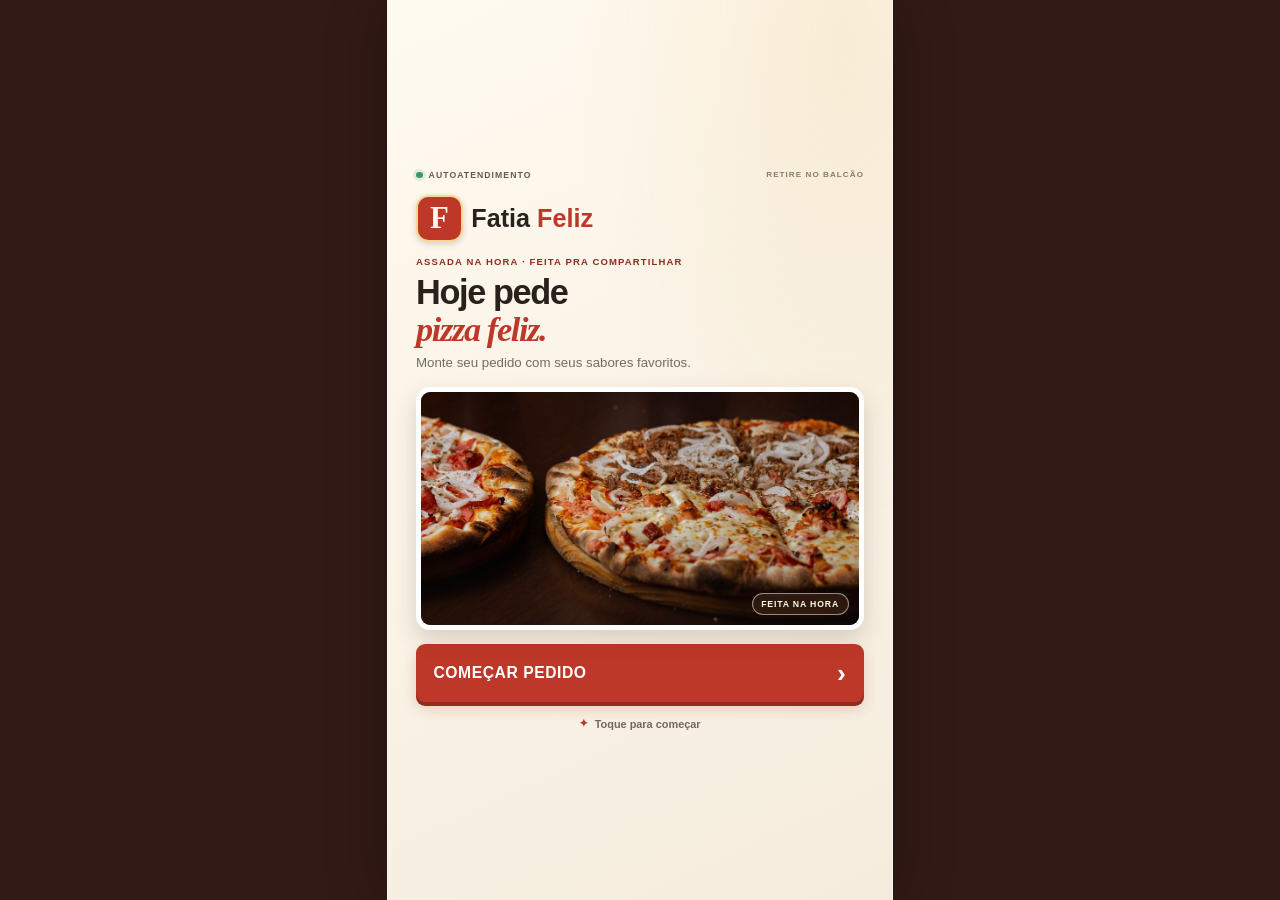
<file: index.html>
<!DOCTYPE html>
<html lang="pt-BR">
<head>
<meta charset="utf-8">
<meta name="viewport" content="width=device-width,initial-scale=1,viewport-fit=cover">
<meta name="theme-color" content="#321a16">
<title>Fatia Feliz | Autoatendimento</title>
<link rel="stylesheet" href="style.css">
</head>
<body>
<main id="totem">

  <section id="home" class="screen active">
    <div class="home-panel">
      <div class="home-topline"><span class="status-light"></span> AUTOATENDIMENTO <span>RETIRE NO BALCÃO</span></div>
      <div class="logo logo-home" data-logo></div>
      <div class="home-copy">
        <p class="eyebrow">ASSADA NA HORA · FEITA PRA COMPARTILHAR</p>
        <h1>Hoje pede<br><em>pizza feliz.</em></h1>
        <p>Monte seu pedido com seus sabores favoritos.</p>
      </div>
      <div class="home-photo">
        <img src="assets/pizza-calabresa.jpg" alt="Pizza de calabresa com queijo derretido, recém-saída do forno">
        <span class="photo-stamp">FEITA NA HORA</span>
      </div>
      <button class="btn btn-primary start-btn" data-a="start">COMEÇAR PEDIDO <span aria-hidden="true">›</span></button>
      <p class="home-note"><span class="touch-icon" aria-hidden="true">✦</span> Toque para começar</p>
    </div>
  </section>

  <section id="menu" class="screen">
    <header class="top">
      <div class="top-brand"><div class="logo" data-logo></div></div>
      <div class="top-title"><span class="eyebrow">CARDÁPIO</span><h2>O que vai pedir?</h2></div>
      <button class="cart-btn" data-a="go" data-v="cart" aria-label="Abrir carrinho, 0 itens">
        <svg viewBox="0 0 24 24" aria-hidden="true"><path d="M3 4h2l2.2 11.1a2 2 0 0 0 2 1.6h8.5a2 2 0 0 0 1.9-1.4L21 8H6"/><circle cx="10" cy="20" r="1"/><circle cx="18" cy="20" r="1"/></svg>
        <span>Meu pedido</span><b id="badge" aria-live="polite">0</b>
      </button>
    </header>
    <nav id="cats" class="cats" aria-label="Categorias do cardápio"></nav>
    <div id="products" class="scroll" aria-live="polite"></div>
    <footer id="menu-bar" class="bar hide"></footer>
  </section>

  <section id="custom" class="screen">
    <header class="top">
      <button class="back" data-a="go" data-v="menu"><span aria-hidden="true">‹</span> Voltar</button>
      <div class="top-title"><h2>Sua pizza</h2></div>
      <button class="cart-btn compact-cart" data-a="go" data-v="cart" aria-label="Abrir pedido">
        <svg viewBox="0 0 24 24" aria-hidden="true"><path d="M3 4h2l2.2 11.1a2 2 0 0 0 2 1.6h8.5a2 2 0 0 0 1.9-1.4L21 8H6"/><circle cx="10" cy="20" r="1"/><circle cx="18" cy="20" r="1"/></svg>
        <b data-cart-count aria-live="polite">0</b>
      </button>
    </header>
    <div class="preview">
      <div id="preview-pizza" aria-label="Prévia da pizza"></div>
      <div class="preview-caption"><b id="preview-size">Pizza média</b></div>
    </div>
    <div class="scroll" id="custom-scroll">
      <div id="opts"></div>
    </div>
    <footer class="bar">
      <div class="total"><small>Total da pizza</small><b id="custom-total">R$ 0,00</b></div>
      <button id="btn-review" class="btn btn-primary" data-a="review">REVISAR PIZZA</button>
    </footer>
  </section>

  <section id="cart" class="screen">
    <header class="top">
      <button class="back" data-a="go" data-v="menu"><span aria-hidden="true">‹</span> Cardápio</button>
      <div class="top-title"><span class="eyebrow">REVISÃO DO PEDIDO</span><h2>Seu pedido</h2></div>
      <span class="step-tag">RESUMO</span>
    </header>
    <div id="cart-list" class="scroll"></div>
    <footer id="cart-bar" class="bar"></footer>
  </section>

  <section id="checkout" class="screen">
    <header class="top">
      <button class="back" data-a="go" data-v="cart"><span aria-hidden="true">‹</span> Pedido</button>
      <div class="top-title"><span class="eyebrow">ETAPA 3 · FINALIZAÇÃO</span><h2>Pagamento</h2></div>
      <button class="cart-btn compact-cart" data-a="go" data-v="cart" aria-label="Voltar ao pedido">
        <svg viewBox="0 0 24 24" aria-hidden="true"><path d="M3 4h2l2.2 11.1a2 2 0 0 0 2 1.6h8.5a2 2 0 0 0 1.9-1.4L21 8H6"/><circle cx="10" cy="20" r="1"/><circle cx="18" cy="20" r="1"/></svg>
        <b data-cart-count aria-live="polite">0</b>
      </button>
    </header>
    <div class="scroll">
      <h3>1. Confira seu pedido</h3>
      <div id="summary" class="box"></div>
      <h3>2. Escolha como pagar</h3>
      <div id="pay-tabs" class="pay-tabs"></div>
      <div id="pay-panel" class="box pay-panel"></div>
    </div>
    <footer class="bar">
      <div class="total"><small>Total</small><b id="co-total"></b></div>
      <button id="btn-confirm" class="btn btn-primary" data-a="confirm">CONFIRMAR PEDIDO</button>
    </footer>
  </section>

  <section id="success" class="screen">
    <div class="ok-wrap">
      <svg class="check" viewBox="0 0 100 100"><circle cx="50" cy="50" r="44"/><path d="M28 52 L44 68 L73 34"/></svg>
      <p class="eyebrow">PEDIDO RECEBIDO</p>
      <h1>Está tudo certo.</h1>
      <p>Seu pedido já está sendo preparado.</p>
      <div class="ticket">
        <span>Pedido</span><b id="ok-num"></b>
        <span>Total</span><b id="ok-total"></b>
        <span>Pagamento</span><b id="ok-pay"></b>
      </div>
      <p id="ok-items" class="ticket-items"></p>
      <p class="muted">Aguarde seu número ser chamado no balcão.</p>
      <button class="btn btn-primary" data-a="newOrder">INICIAR NOVO PEDIDO</button>
    </div>
  </section>

  <div id="modal" class="modal"><div class="sheet" id="sheet"></div></div>
  <div id="toast" class="toast"></div>
</main>
<script src="script.js"></script>
</body>
</html>
</file>
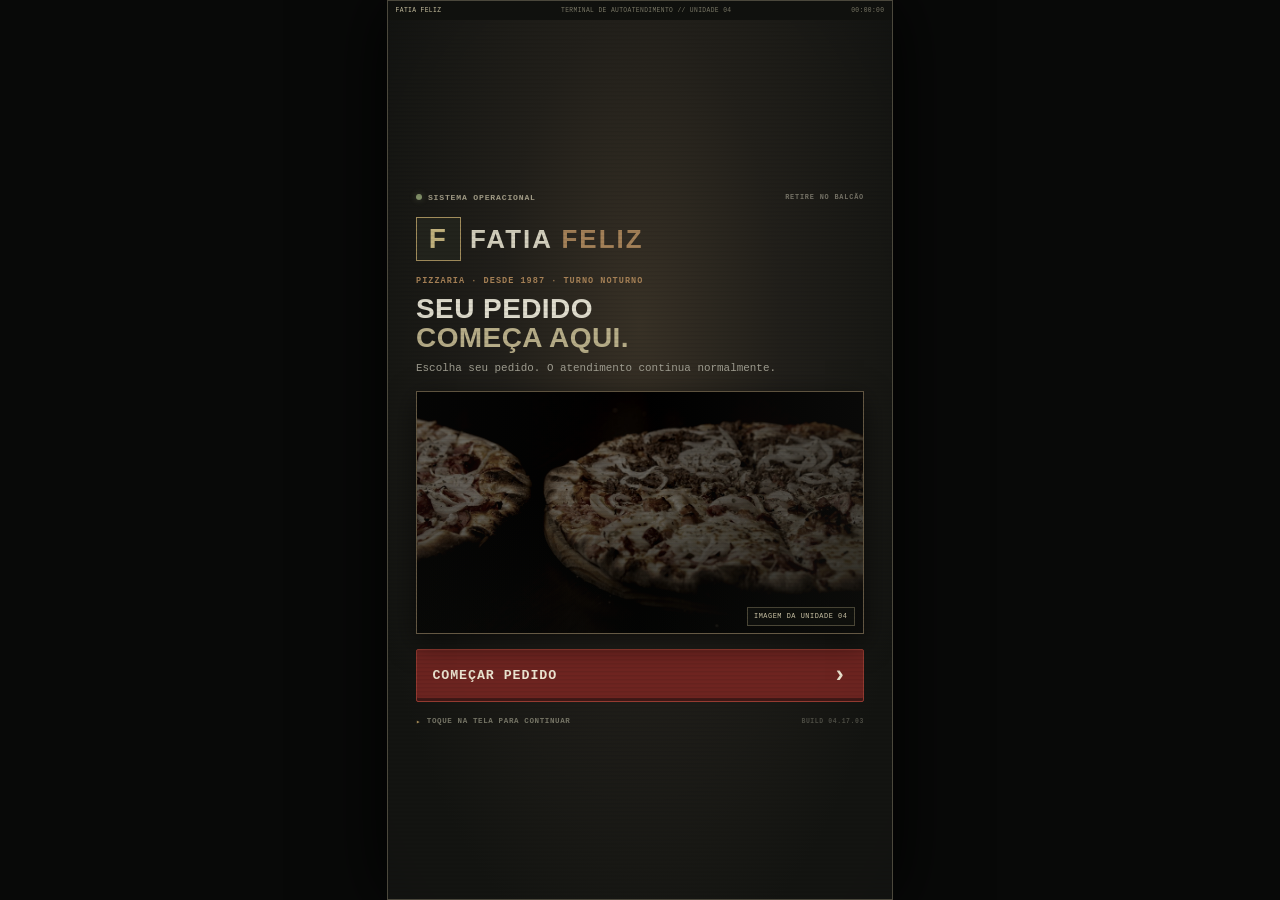
<file: horror.html>
<!doctype html>
<html lang="pt-BR">
<head>
  <meta charset="utf-8">
  <meta name="viewport" content="width=device-width, initial-scale=1, viewport-fit=cover">
  <meta name="theme-color" content="#11110f">
  <meta name="description" content="Terminal de autoatendimento Fatia Feliz.">
  <title>FATIA FELIZ — TERMINAL 04</title>
  <link rel="stylesheet" href="horror.css">
</head>
<body>
<main id="totem">
  <div class="crt-glass" aria-hidden="true"></div>
  <div class="system-strip"><span>FATIA FELIZ</span><span>TERMINAL DE AUTOATENDIMENTO // UNIDADE 04</span><span class="sys-clock" id="sys-clock">00:00:00</span></div>

  <section id="home" class="screen active">
    <div class="home-panel">
      <div class="home-topline"><span class="status-light"></span> SISTEMA OPERACIONAL <span>RETIRE NO BALCÃO</span></div>
      <div class="logo logo-home" data-logo></div>
      <div class="home-copy">
        <p class="eyebrow">PIZZARIA · DESDE 1987 · TURNO NOTURNO</p>
        <h1>SEU PEDIDO<br><em>COMEÇA AQUI.</em></h1>
        <p>Escolha seu pedido. O atendimento continua normalmente.</p>
      </div>
      <div class="home-photo">
        <img src="assets/pizza-calabresa.jpg" alt="Pizza de calabresa">
        <span class="photo-stamp">IMAGEM DA UNIDADE 04</span>
      </div>
      <button class="btn btn-primary start-btn" data-a="start">COMEÇAR PEDIDO <span aria-hidden="true">›</span></button>
      <p class="home-note"><span class="touch-icon" aria-hidden="true">▸</span> TOQUE NA TELA PARA CONTINUAR <span class="build-no">BUILD 04.17.03</span></p>
    </div>
  </section>

  <section id="menu" class="screen">
    <header class="top">
      <div class="top-brand"><div class="logo" data-logo></div><span class="station-label"><i></i> TERMINAL ONLINE</span></div>
      <div class="top-title"><span class="eyebrow">CARDÁPIO / UNIDADE 04</span><h2>Escolha seu pedido.</h2></div>
      <button class="cart-btn" data-a="go" data-v="cart" aria-label="Abrir carrinho, 0 itens">
        <svg viewBox="0 0 24 24" aria-hidden="true"><path d="M3 4h2l2.2 11.1a2 2 0 0 0 2 1.6h8.5a2 2 0 0 0 1.9-1.4L21 8H6"/><circle cx="10" cy="20" r="1"/><circle cx="18" cy="20" r="1"/></svg>
        <span>Pedido</span><b id="badge" aria-live="polite">0</b>
      </button>
    </header>
    <nav id="cats" class="cats" aria-label="Categorias do cardápio"></nav>
    <div id="products" class="scroll" aria-live="polite"></div>
    <footer id="menu-bar" class="bar hide"></footer>
  </section>

  <section id="custom" class="screen">
    <header class="top">
      <button class="back" data-a="go" data-v="menu"><span aria-hidden="true">‹</span> Voltar</button>
      <div class="top-title"><span class="eyebrow">CONFIGURAÇÃO MANUAL</span><h2>Sua pizza</h2></div>
      <button class="cart-btn compact-cart" data-a="go" data-v="cart" aria-label="Abrir pedido">
        <svg viewBox="0 0 24 24" aria-hidden="true"><path d="M3 4h2l2.2 11.1a2 2 0 0 0 2 1.6h8.5a2 2 0 0 0 1.9-1.4L21 8H6"/><circle cx="10" cy="20" r="1"/><circle cx="18" cy="20" r="1"/></svg><b data-cart-count aria-live="polite">0</b>
      </button>
    </header>
    <div class="preview"><div id="preview-pizza" aria-label="Prévia da pizza"></div><div class="preview-caption"><b id="preview-size">Pizza média</b><span><i></i> RENDER AO VIVO</span></div></div>
    <div class="scroll" id="custom-scroll"><div id="opts"></div></div>
    <footer class="bar"><div class="total"><small>Total da pizza</small><b id="custom-total">R$ 0,00</b></div><button id="btn-review" class="btn btn-primary" data-a="review">REVISAR PIZZA</button></footer>
  </section>

  <section id="cart" class="screen">
    <header class="top">
      <button class="back" data-a="go" data-v="menu"><span aria-hidden="true">‹</span> Cardápio</button>
      <div class="top-title"><span class="eyebrow">REGISTRO DE PEDIDO</span><h2>Seu pedido</h2></div><span class="step-tag">01 / 03</span>
    </header>
    <div id="cart-list" class="scroll"></div><footer id="cart-bar" class="bar"></footer>
  </section>

  <section id="checkout" class="screen">
    <header class="top">
      <button class="back" data-a="go" data-v="cart"><span aria-hidden="true">‹</span> Pedido</button>
      <div class="top-title"><span class="eyebrow">ETAPA 03 / 03</span><h2>Pagamento</h2></div>
      <button class="cart-btn compact-cart" data-a="go" data-v="cart" aria-label="Voltar ao pedido"><svg viewBox="0 0 24 24" aria-hidden="true"><path d="M3 4h2l2.2 11.1a2 2 0 0 0 2 1.6h8.5a2 2 0 0 0 1.9-1.4L21 8H6"/><circle cx="10" cy="20" r="1"/><circle cx="18" cy="20" r="1"/></svg><b data-cart-count aria-live="polite">0</b></button>
    </header>
    <div class="scroll"><h3>1. Confira seu pedido</h3><div id="summary" class="box"></div><h3>2. Escolha como pagar</h3><div id="pay-tabs" class="pay-tabs"></div><div id="pay-panel" class="box pay-panel"></div></div>
    <footer class="bar"><div class="total"><small>Total</small><b id="co-total"></b></div><button id="btn-confirm" class="btn btn-primary" data-a="confirm">CONFIRMAR PEDIDO</button></footer>
  </section>

  <section id="success" class="screen">
    <div class="ok-wrap"><svg class="check" viewBox="0 0 100 100"><circle cx="50" cy="50" r="44"/><path d="M28 52 L44 68 L73 34"/></svg><p class="eyebrow">PEDIDO RECEBIDO</p><h1>Obrigado pela preferência.</h1><p>Seu pedido já está sendo preparado.</p><div class="ticket"><span>Pedido</span><b id="ok-num"></b><span>Total</span><b id="ok-total"></b><span>Pagamento</span><b id="ok-pay"></b></div><p class="muted">Aguarde seu número ser chamado no balcão.</p><button class="btn btn-primary" data-a="newOrder">INICIAR NOVO PEDIDO</button></div>
  </section>

  <button id="camera-open" class="camera-open" type="button" aria-expanded="false">CAMERA SYSTEM <span>+</span></button>
  <aside id="camera-panel" class="camera-panel" aria-label="Sistema de câmeras" aria-hidden="true">
    <div class="camera-head"><div><span class="eyebrow">UNIDADE 04 / SEGURANÇA</span><h2>CAMERA SYSTEM</h2></div><button id="camera-close" type="button" aria-label="Fechar câmeras">×</button></div>
    <div class="camera-tabs" role="tablist" aria-label="Selecionar câmera">
      <button class="camera-tab selected" type="button" data-camera="0" role="tab" aria-selected="true">CAM 01</button>
      <button class="camera-tab" type="button" data-camera="1" role="tab" aria-selected="false">CAM 02</button>
      <button class="camera-tab" type="button" data-camera="2" role="tab" aria-selected="false">CAM 03</button>
      <button class="camera-tab" type="button" data-camera="3" role="tab" aria-selected="false">CAM 04</button>
    </div>
    <div class="camera-feed feed-0" id="camera-feed" role="img" aria-label="Câmera de segurança: salão vazio">
      <span class="feed-label" id="feed-label">CAM 01 — SALÃO</span><span class="feed-time" id="feed-time">REC ● 00:14:08</span><span class="feed-grid"></span><span class="room-light"></span><span class="room-table table-one"></span><span class="room-table table-two"></span><span class="room-door"></span><span class="far-shape" aria-hidden="true"></span><span class="feed-status" id="feed-status">SIGNAL: STABLE</span>
    </div>
    <p class="camera-foot" id="camera-foot">CONEXÃO ESTABELECIDA <span>●</span></p>
  </aside>

  <div id="anomaly-message" class="anomaly-message" aria-live="polite"></div>
  <div id="modal" class="modal"><div class="sheet" id="sheet"></div></div>
  <div id="toast" class="toast"></div>
</main>
<script src="horror.js"></script>
</body>
</html>
</file>
<file: style.css>
:root {
  color-scheme: light;
  --ink: #29211c;
  --muted: #756b63;
  --paper: #f7f3eb;
  --surface: #fffdfa;
  --line: #e7ded2;
  --red: #bd3829;
  --red-dark: #922b20;
  --green: #277451;
  --green-dark: #1d5a3d;
  --gold: #e1ad4b;
  --focus: #155fc0;
  --shadow: 0 3px 12px rgb(52 31 18 / 9%);
}

* {
  box-sizing: border-box;
  margin: 0;
  -webkit-tap-highlight-color: transparent;
}

html {
  min-height: 100%;
  font-size: clamp(14px, min(1.8vw, 1.15vh), 18px);
}

body {
  display: grid;
  min-height: 100vh;
  min-height: 100dvh;
  overflow: hidden;
  place-items: center;
  background: #321a16;
  color: var(--ink);
  font-family: "Segoe UI", Arial, Helvetica, sans-serif;
}

button,
input {
  font: inherit;
}

button {
  color: inherit;
  border: 0;
  cursor: pointer;
  touch-action: manipulation;
}

button:focus-visible,
input:focus-visible {
  outline: .22rem solid var(--focus);
  outline-offset: .15rem;
}

#totem {
  position: relative;
  isolation: isolate;
  overflow: hidden;
  width: min(100vw, 56.25dvh, 620px);
  height: min(100dvh, 177.78vw, 1102px);
  margin: 0 auto;
  border-inline: 1px solid rgb(255 255 255 / 12%);
  background: var(--paper);
  box-shadow: 0 0 55px rgb(0 0 0 / 25%);
  font-size: 1rem;
}

.screen {
  position: absolute;
  inset: 0;
  display: none;
  flex-direction: column;
  background: var(--paper);
}

.screen.active {
  display: flex;
  animation: screen-in .18s ease-out;
}

@keyframes screen-in {
  from { opacity: .7; transform: translateY(4px); }
  to { opacity: 1; transform: translateY(0); }
}

.scroll {
  flex: 1;
  min-height: 0;
  overflow-y: auto;
  overscroll-behavior: contain;
  padding: 1rem 1.15rem 1.3rem;
  scrollbar-color: #cbbba9 transparent;
  scrollbar-width: thin;
}

h1,
h2,
h3,
h4,
p {
  margin: 0;
  overflow-wrap: anywhere;
}

h1 {
  font-size: 2.45rem;
  line-height: 1.06;
  letter-spacing: -.04em;
}

h2 {
  font-size: 1.4rem;
  line-height: 1.12;
  letter-spacing: -.025em;
}

h3 {
  margin: 1.25rem 0 .65rem;
  font-size: 1.15rem;
  line-height: 1.2;
}

.eyebrow {
  color: #806b5b;
  font-size: .68rem;
  font-weight: 850;
  letter-spacing: .12em;
}

.muted {
  color: var(--muted);
}

/* Botões e identidade */
.btn {
  display: inline-flex;
  min-height: 3.35rem;
  align-items: center;
  justify-content: center;
  gap: .6rem;
  border-radius: .65rem;
  padding: .8rem 1rem;
  font-size: .95rem;
  font-weight: 850;
  letter-spacing: .035em;
  transition: background-color .12s, transform .08s, box-shadow .12s;
}

.btn:active {
  transform: translateY(2px) scale(.99);
}

.btn-primary {
  background: var(--red);
  color: #fff;
  box-shadow: 0 4px 0 var(--red-dark), 0 7px 14px rgb(146 43 32 / 18%);
}

.btn-primary:hover {
  background: var(--red-dark);
}

.btn[disabled] {
  background: #d3ccc2;
  color: #696159;
  box-shadow: none;
  cursor: not-allowed;
}

.btn-ghost {
  border: 1px solid var(--line);
  background: #f4eee5;
  color: var(--ink);
}

.logo {
  display: inline-flex;
  flex: none;
  align-items: center;
  gap: .45rem;
  color: var(--ink);
  font-size: 1.12rem;
  font-weight: 900;
  line-height: 1;
  white-space: nowrap;
}

.brand-mark {
  display: grid;
  width: 2.45rem;
  height: 2.45rem;
  place-items: center;
  border: 2px solid #f4d893;
  border-radius: .7rem;
  background: var(--red);
  color: #fff9e9;
  font-family: Georgia, serif;
  font-size: 1.55rem;
  font-weight: 700;
  box-shadow: 0 2px 6px rgb(66 27 16 / 18%);
}

.brand-name strong {
  color: var(--red);
}

/* Entrada do totem */
#home {
  justify-content: center;
  overflow-y: auto;
  padding: 1.2rem 1.55rem;
  background:
    radial-gradient(ellipse at 90% 4%, rgb(226 175 85 / 15%), transparent 42%),
    linear-gradient(155deg, #fffaf0 0%, #f5ecdd 100%);
}

.home-panel {
  display: flex;
  width: 100%;
  max-width: 32rem;
  flex-direction: column;
  align-items: stretch;
  gap: 1.05rem;
  margin: auto;
}

.home-topline {
  display: flex;
  align-items: center;
  gap: .42rem;
  color: #6a594b;
  font-size: .62rem;
  font-weight: 850;
  letter-spacing: .12em;
}

.home-topline > span:last-child {
  margin-left: auto;
  color: #887a6b;
  font-size: .58rem;
}

.status-light,
.station-label i,
.preview-caption i {
  display: inline-block;
  width: .48rem;
  height: .48rem;
  border-radius: 50%;
  background: #3a9867;
  box-shadow: 0 0 0 3px rgb(58 152 103 / 13%);
}

.logo-home {
  gap: .6rem;
  font-size: 1.8rem;
}

.logo-home .brand-mark {
  width: 3.35rem;
  height: 3.35rem;
  border-radius: .9rem;
  font-size: 2.2rem;
}

.home-copy {
  display: grid;
  gap: .5rem;
}

.home-copy .eyebrow {
  color: var(--red-dark);
}

.home-copy h1 em {
  color: var(--red);
  font-family: Georgia, serif;
  font-weight: 700;
}

.home-copy > p:last-child {
  color: var(--muted);
  font-size: .95rem;
  line-height: 1.35;
}

.home-photo {
  position: relative;
  width: 100%;
  height: clamp(10rem, 27vh, 20rem);
  overflow: hidden;
  border: 5px solid #fff;
  border-radius: 1rem;
  background: #d7c3a9;
  box-shadow: 0 9px 22px rgb(65 38 20 / 18%);
}

.home-photo::after {
  position: absolute;
  inset: 55% 0 0;
  background: linear-gradient(transparent, rgb(29 18 12 / 34%));
  content: "";
  pointer-events: none;
}

.home-photo img {
  width: 100%;
  height: 100%;
  object-fit: cover;
  object-position: center 54%;
}

.photo-stamp {
  position: absolute;
  z-index: 1;
  right: .75rem;
  bottom: .7rem;
  border: 1px solid rgb(255 255 255 / 50%);
  border-radius: 99px;
  padding: .35rem .6rem;
  background: rgb(55 32 19 / 73%);
  color: #fff8e9;
  font-size: .62rem;
  font-weight: 850;
  letter-spacing: .1em;
}

.start-btn {
  width: 100%;
  min-height: 4.15rem;
  justify-content: space-between;
  padding: .9rem 1.25rem;
  font-size: 1.12rem;
}

.start-btn span {
  font-size: 1.9rem;
  line-height: .8;
}

.home-note {
  display: flex;
  align-items: center;
  justify-content: center;
  gap: .45rem;
  color: #75675b;
  font-size: .78rem;
  font-weight: 700;
}

.touch-icon {
  color: var(--red);
}

/* Cabeçalho do cardápio e etapas */
.top {
  display: flex;
  min-height: 5.2rem;
  align-items: center;
  gap: .65rem;
  padding: .65rem .85rem;
  border-bottom: 1px solid var(--line);
  background: var(--surface);
  box-shadow: 0 2px 8px rgb(52 31 18 / 4%);
}

.top-brand {
  display: grid;
  flex: none;
  gap: .35rem;
}

.station-label {
  display: flex;
  align-items: center;
  gap: .3rem;
  padding-left: .1rem;
  color: #76695f;
  font-size: .48rem;
  font-weight: 850;
  letter-spacing: .11em;
}

.station-label i {
  width: .34rem;
  height: .34rem;
}

.top-title {
  flex: 1;
  min-width: 0;
  overflow: hidden;
}

.top-title .eyebrow {
  display: block;
  margin-bottom: .2rem;
  font-size: .59rem;
}

.top-title h2 {
  font-size: 1.27rem;
  overflow: hidden;
  text-overflow: ellipsis;
  white-space: nowrap;
}

.cart-btn {
  display: inline-flex;
  min-height: 3rem;
  flex: none;
  align-items: center;
  justify-content: center;
  gap: .35rem;
  border: 1px solid #e6d5c4;
  border-radius: .65rem;
  padding: .4rem .55rem;
  background: #fffaf4;
  color: var(--ink);
  font-size: .68rem;
  font-weight: 800;
}

.cart-btn svg {
  width: 1.25rem;
  height: 1.25rem;
  fill: none;
  stroke: currentColor;
  stroke-linecap: round;
  stroke-linejoin: round;
  stroke-width: 1.8;
}

.cart-btn b {
  display: grid;
  min-width: 1.4rem;
  height: 1.4rem;
  place-items: center;
  border-radius: 50%;
  background: var(--red);
  color: #fff;
  font-size: .74rem;
}

.compact-cart {
  width: 3rem;
  min-height: 2.8rem;
  padding: .35rem;
}

.cart-btn.bump,
.bar b.bump {
  animation: bump .35s ease-out;
}

@keyframes bump {
  45% { transform: scale(1.15); }
}

.back {
  display: inline-flex;
  min-height: 2.8rem;
  flex: none;
  align-items: center;
  gap: .15rem;
  border-radius: .5rem;
  padding: .35rem .3rem;
  background: transparent;
  color: var(--red-dark);
  font-size: .73rem;
  font-weight: 800;
}

.back span {
  font-size: 1.55rem;
}

.step-tag {
  flex: none;
  border: 1px solid var(--line);
  border-radius: 99px;
  padding: .4rem .55rem;
  background: #fffaf4;
  color: var(--muted);
  font-size: .58rem;
  font-weight: 850;
  letter-spacing: .06em;
}

.menu-prompt {
  display: flex;
  flex: none;
  align-items: center;
  justify-content: space-between;
  gap: .3rem;
  padding: .65rem 1rem .25rem;
}

.menu-prompt span {
  color: var(--red-dark);
  font-size: .59rem;
  font-weight: 900;
  letter-spacing: .1em;
}

.menu-prompt b {
  color: #82776e;
  font-size: .59rem;
  font-weight: 600;
}

.cats {
  display: grid;
  flex: none;
  grid-template-columns: repeat(5, minmax(0, 1fr));
  gap: .35rem;
  padding: .4rem .65rem .65rem;
  border-bottom: 1px solid var(--line);
  background: #f1e8dc;
}

.cats button {
  min-width: 0;
  overflow: hidden;
  min-height: 3.05rem;
  border: 1px solid #e3d6c6;
  border-radius: .55rem;
  padding: .35rem .15rem;
  background: #fffdf9;
  color: #54483f;
  font-size: clamp(.52rem, 2.5vw, .7rem);
  font-weight: 800;
  line-height: 1.1;
  overflow-wrap: anywhere;
  transition: background .12s, color .12s, border-color .12s, transform .08s;
}

.cats button.on {
  border-color: var(--red);
  background: var(--red);
  color: #fff;
  box-shadow: 0 2px 0 var(--red-dark);
}

.cats button:active {
  transform: scale(.97);
}

/* Cardápio e fotografias locais */
#products {
  padding: .75rem .75rem 1rem;
}

.grid {
  display: grid;
  grid-template-columns: repeat(2, minmax(0, 1fr));
  align-items: stretch;
  gap: .7rem;
}

.card {
  display: flex;
  min-width: 0;
  flex-direction: column;
  overflow: hidden;
  border: 1px solid #e7ded2;
  border-radius: .75rem;
  background: var(--surface);
  box-shadow: var(--shadow);
  animation: card-in .2s ease-out both;
}

.card:nth-child(2n) {
  animation-delay: .025s;
}

@keyframes card-in {
  from { opacity: .65; transform: translateY(5px); }
  to { opacity: 1; transform: translateY(0); }
}

.card .img {
  width: 100%;
  aspect-ratio: 1.6;
  overflow: hidden;
  background: #e9dfd1;
}

.card .img > img,
.card .img .pizza-photo-wrap,
.card .img .pizza-photo-wrap > img {
  display: block;
  width: 100%;
  height: 100%;
  object-fit: cover;
}

.card .pizza-photo-wrap {
  border: 0;
  border-radius: 0;
  box-shadow: none;
}

.card .photo-toppings {
  display: none;
}

.product-copy {
  display: grid;
  flex: 1;
  align-content: start;
  gap: .25rem;
  padding: .55rem .65rem .35rem;
}

.card h4 {
  overflow: hidden;
  font-size: .89rem;
  line-height: 1.13;
  text-overflow: ellipsis;
  white-space: nowrap;
}

.card p {
  display: -webkit-box;
  overflow: hidden;
  color: var(--muted);
  font-size: .68rem;
  line-height: 1.23;
  -webkit-box-orient: vertical;
  -webkit-line-clamp: 2;
}

.product-footer {
  display: flex;
  align-items: center;
  justify-content: space-between;
  gap: .25rem;
  padding: .2rem .55rem .55rem;
}

.price {
  color: var(--green-dark);
  font-size: .92rem;
  font-weight: 900;
  white-space: nowrap;
}

.btn-add {
  min-height: 3.15rem;
  border: 1px solid var(--red);
  border-radius: .5rem;
  padding: .45rem .52rem;
  background: #fff;
  color: var(--red-dark);
  font-size: .62rem;
  font-weight: 900;
  white-space: nowrap;
}

.btn-add:active,
.btn-add.done {
  border-color: var(--green);
  background: var(--green);
  color: #fff;
}

.build {
  display: flex;
  min-height: 5rem;
  grid-column: 1 / -1;
  align-items: center;
  gap: .75rem;
  overflow: hidden;
  border: 1px solid #e5c992;
  border-radius: .7rem;
  padding: 0 .75rem 0 0;
  background: linear-gradient(100deg, #fff8e7, #fffdf8);
  box-shadow: 0 2px 8px rgb(95 61 24 / 8%);
  text-align: left;
}

.build > img {
  width: 5.2rem;
  height: 5rem;
  flex: none;
  object-fit: cover;
}

.build > span {
  flex: 1;
  min-width: 0;
  overflow-wrap: anywhere;
  font-size: .88rem;
  font-weight: 900;
}

.build small {
  display: block;
  margin-top: .2rem;
  color: var(--muted);
  font-size: .67rem;
  font-weight: 500;
}

.build > b {
  color: var(--red);
  font-size: 1.7rem;
}

/* Resumo acessível no rodapé */
.bar {
  display: flex;
  flex: none;
  align-items: center;
  justify-content: space-between;
  gap: .8rem;
  padding: .75rem 1rem max(.8rem, env(safe-area-inset-bottom));
  border-top: 1px solid var(--line);
  background: var(--surface);
  box-shadow: 0 -4px 14px rgb(52 31 18 / 8%);
}

.bar.hide {
  display: none;
}

.total small {
  display: block;
  margin-bottom: .2rem;
  color: var(--muted);
  font-size: .68rem;
  line-height: 1.1;
}

.total b,
.bar b {
  display: inline-block;
  color: var(--ink);
  font-size: 1.18rem;
  line-height: 1;
}

.bar .btn {
  min-width: 9.5rem;
  min-height: 3.05rem;
  font-size: .83rem;
}

#btn-review {
  min-width: 0;
  max-width: 65%;
  white-space: normal;
  line-height: 1.15;
}

/* Configurador de pizza com camadas */
#custom-scroll {
  padding: .15rem .9rem 1rem;
}

.preview {
  display: grid;
  flex: none;
  height: clamp(11rem, 22dvh, 15.5rem);
  justify-items: center;
  align-content: center;
  gap: .15rem;
  margin: 0;
  padding: .35rem .8rem .45rem;
  border-bottom: 1px solid #e7d8c6;
  background:
    radial-gradient(ellipse at center, #fffaf0 0, #f1e6d6 70%, #eadbc7 100%);
}

#preview-pizza {
  display: grid;
  width: min(40vw, 11rem, 16dvh);
  height: min(40vw, 11rem, 16dvh);
  aspect-ratio: 1;
  place-items: center;
}

.pizza-art-wrap {
  width: 100%;
  aspect-ratio: 1;
  animation: pizza-pop .18s ease-out;
  filter: drop-shadow(0 7px 6px rgb(50 30 18 / 20%));
}

@keyframes pizza-pop {
  from { opacity: .75; transform: scale(.97); }
  to { opacity: 1; transform: scale(1); }
}

.pizza-art {
  display: block;
  width: 100%;
  height: 100%;
  overflow: visible;
}

.pizza-layer-stack {
  position: relative;
  width: 100%;
  height: 100%;
  overflow: hidden;
  border-radius: 50%;
  background: radial-gradient(ellipse at 48% 42%, #fff4d9, #d6a365 90%);
  box-shadow: inset 0 0 0 2px rgb(111 63 29 / 25%);
}

.pizza-layer {
  position: absolute;
  inset: 0;
  display: block;
  width: 100%;
  height: 100%;
  object-fit: contain;
  pointer-events: none;
}

.pizza-dough { z-index: 0; }
.pizza-sauce { z-index: 1; }
.pizza-sauce[data-sauce="barbecue"] { filter: sepia(.7) saturate(1.6) hue-rotate(320deg) brightness(.73); }
.pizza-cheese { z-index: 2; }
.pizza-topping { z-index: 3; }

.pizza-topping-fallback {
  position: absolute;
  z-index: 3;
  inset: 0;
  width: 100%;
  height: 100%;
  overflow: hidden;
}

.pizza-border {
  position: absolute;
  z-index: 4;
  inset: 7.5%;
  border: .42rem solid var(--pizza-border);
  border-radius: 50%;
  box-shadow: 0 0 0 .12rem rgb(255 242 216 / 65%), inset 0 0 0 .08rem rgb(120 73 34 / 22%);
  pointer-events: none;
}

#preview-pizza[data-size="pequena"] .pizza-art-wrap {
  transform: scale(.83);
}

#preview-pizza[data-size="media"] .pizza-art-wrap {
  transform: scale(.9);
}

#preview-pizza[data-size="grande"] .pizza-art-wrap {
  transform: scale(.96);
}

#preview-pizza[data-size="familia"] .pizza-art-wrap {
  transform: scale(1);
}

.preview-caption {
  display: flex;
  width: min(100%, 24rem);
  align-items: center;
  justify-content: center;
  gap: .5rem;
  color: #6e6052;
  font-size: .58rem;
  font-weight: 850;
  letter-spacing: .07em;
}

.preview-caption b {
  color: var(--ink);
  font-size: .8rem;
  letter-spacing: 0;
}

.opt-group {
  padding-bottom: .15rem;
}

.opt-group h3 {
  margin: .85rem 0 .45rem;
  font-size: .95rem;
}

.opt-group h3 small {
  color: var(--muted);
  font-size: .68em;
  font-weight: 500;
}

.opts {
  display: grid;
  grid-template-columns: repeat(2, minmax(0, 1fr));
  gap: .4rem;
}

.opt {
  min-height: 3.2rem;
  min-width: 0;
  overflow: hidden;
  border: 1px solid #e2d8ca;
  border-radius: .55rem;
  padding: .45rem .55rem;
  background: var(--surface);
  box-shadow: 0 1px 3px rgb(52 31 18 / 4%);
  font-size: .78rem;
  font-weight: 800;
  line-height: 1.12;
  text-align: left;
  overflow-wrap: anywhere;
  transition: background .12s, color .12s, border-color .12s, transform .08s;
}

.opt:active {
  transform: scale(.98);
}

.opt small {
  display: block;
  margin-top: .2rem;
  color: var(--muted);
  font-size: .63rem;
  font-weight: 500;
}

.opt.has-thumb {
  display: grid;
  grid-template-columns: 2.35rem minmax(0, 1fr);
  align-items: center;
  gap: .45rem;
  min-height: 4.1rem;
  padding: .35rem .45rem;
}

.opt.has-thumb.on { padding: calc(.35rem - 1px) calc(.45rem - 1px); }

.opt-thumb {
  display: grid;
  width: 2.35rem;
  height: 2.35rem;
  overflow: hidden;
  place-items: center;
  border: 1px solid #e7d7c3;
  border-radius: .5rem;
  background: radial-gradient(ellipse, #fffaf0, #ead7bd);
}

.opt-thumb img {
  display: block;
  width: 100%;
  height: 100%;
  object-fit: contain;
  filter: drop-shadow(0 2px 2px rgb(53 34 19 / 20%));
}

.opt-thumb-empty::before { color: #b58248; content: "✦"; font-size: 1.05rem; }

.opt-label { min-width: 0; overflow-wrap: anywhere; }

.opt.on {
  border: 2px solid var(--green);
  padding: calc(.45rem - 1px) calc(.55rem - 1px);
  background: #eaf4ed;
  color: var(--green-dark);
}

.opt.on::after {
  position: absolute;
  top: .38rem;
  right: .55rem;
  width: .32rem;
  height: .58rem;
  border-right: 2px solid var(--green);
  border-bottom: 2px solid var(--green);
  content: "";
  color: var(--green);
  transform: rotate(45deg);
}

.opt {
  position: relative;
}

.opt.on {
  padding-right: 1.45rem;
}

.opt.on small {
  overflow-wrap: anywhere;
}

.opt.on small {
  color: var(--green-dark);
}

/* Carrinho */
#cart-list {
  padding-top: .85rem;
}

.row {
  display: grid;
  grid-template-columns: 6rem minmax(0, 1fr);
  gap: .7rem;
  margin-bottom: .65rem;
  border: 1px solid var(--line);
  border-radius: .7rem;
  padding: .55rem;
  background: var(--surface);
  box-shadow: 0 2px 8px rgb(52 31 18 / 5%);
}

.row .img {
  width: 6rem;
  aspect-ratio: 1;
  overflow: hidden;
  border-radius: .45rem;
  background: #e9e5dc;
}

.row .img > img,
.row .img .pizza-photo-wrap,
.row .img .pizza-photo-wrap > img,
.row .img .pizza-art-wrap {
  display: block;
  width: 100%;
  height: 100%;
  object-fit: cover;
}

.row .pizza-photo-wrap {
  border: 0;
  border-radius: 0;
  box-shadow: none;
}

.row .photo-toppings {
  display: none;
}

.row-details {
  min-width: 0;
  align-self: center;
}

.row h4 {
  margin-bottom: .2rem;
  font-size: .9rem;
  line-height: 1.15;
}

.row p {
  color: var(--muted);
  font-size: .67rem;
  line-height: 1.25;
}

.row p.row-price {
  margin-top: .35rem;
  color: var(--ink);
}

.row-price b {
  color: var(--ink);
}

.row .ctrl {
  display: flex;
  align-items: center;
  gap: .35rem;
  margin-top: .45rem;
}

.q {
  display: grid;
  width: 2.25rem;
  height: 2.25rem;
  place-items: center;
  border: 1px solid var(--line);
  border-radius: .5rem;
  background: #f7f1e8;
  font-size: 1.25rem;
  font-weight: 800;
}

.row .ctrl > b {
  min-width: 1.25rem;
  font-size: .85rem;
  text-align: center;
}

.rm {
  min-height: 2.25rem;
  margin-left: auto;
  border-radius: .4rem;
  padding: .3rem .45rem;
  background: #f8e9e5;
  color: var(--red-dark);
  font-size: .64rem;
  font-weight: 800;
}

.empty {
  display: grid;
  min-height: 14rem;
  align-content: center;
  justify-items: center;
  gap: .5rem;
  color: var(--muted);
  text-align: center;
}

.empty p {
  color: var(--ink);
  font-size: 1.15rem;
  font-weight: 800;
}

/* Pagamento simulado */
.box {
  border: 1px solid var(--line);
  border-radius: .7rem;
  padding: .8rem;
  background: var(--surface);
  box-shadow: 0 2px 8px rgb(52 31 18 / 5%);
}

#checkout .scroll {
  padding-top: .6rem;
}

#checkout h3 {
  margin: .8rem 0 .5rem;
  font-size: .92rem;
}

.line {
  display: flex;
  justify-content: space-between;
  gap: .8rem;
  padding: .35rem 0;
  font-size: .78rem;
}

.line.sum {
  margin-top: .3rem;
  border-top: 1px solid var(--line);
  padding-top: .65rem;
  font-size: 1rem;
  font-weight: 900;
}

.pay-tabs {
  display: grid;
  grid-template-columns: repeat(4, minmax(0, 1fr));
  gap: .4rem;
  margin-bottom: .65rem;
}

.pay-tabs button {
  display: flex;
  min-height: 4.1rem;
  flex-direction: column;
  align-items: center;
  justify-content: center;
  gap: .25rem;
  border: 1px solid var(--line);
  border-radius: .55rem;
  padding: .35rem .15rem;
  background: var(--surface);
  font-size: .68rem;
  font-weight: 800;
}

.pay-tabs button.on {
  border: 2px solid var(--green);
  padding: calc(.35rem - 1px) .15rem;
  background: #eaf4ed;
  color: var(--green-dark);
}

.pay-icon {
  display: grid;
  min-width: 1.7rem;
  min-height: 1.45rem;
  place-items: center;
  color: var(--red);
  font-size: .75rem;
  font-weight: 900;
}

.pay-panel {
  display: flex;
  min-height: 8rem;
  flex-direction: column;
  align-items: center;
  justify-content: center;
  gap: .55rem;
  font-size: .82rem;
  text-align: center;
}

.pay-panel small {
  color: var(--muted);
  font-size: .66rem;
}

.qr {
  width: min(10rem, 35vw);
  height: auto;
  border: .25rem solid var(--ink);
  border-radius: .3rem;
}

.code {
  max-width: 100%;
  overflow-wrap: anywhere;
  padding: .45rem;
  background: #f1efea;
  font-size: .6rem;
}

.term {
  display: grid;
  width: 5rem;
  height: 3.3rem;
  place-items: center;
  border: .22rem solid #3d4143;
  border-radius: .6rem;
  background: linear-gradient(145deg, #5d686a, #252b2d);
  color: #d9e7d5;
  box-shadow: 0 4px 0 #161a1b;
}

.term span {
  letter-spacing: .15em;
}

#cash {
  width: 100%;
  border: 2px solid var(--green);
  border-radius: .5rem;
  padding: .6rem;
  background: #fff;
  font-size: 1.35rem;
  font-weight: 800;
  text-align: center;
}

.quick {
  display: flex;
  flex-wrap: wrap;
  justify-content: center;
  gap: .35rem;
}

.quick button {
  min-height: 3.15rem;
  border: 1px solid var(--line);
  border-radius: .45rem;
  padding: .4rem .6rem;
  background: #f7f5f0;
  font-size: .7rem;
  font-weight: 800;
}

.troco {
  color: var(--green-dark);
  font-size: .9rem;
  font-weight: 850;
}

.troco.bad {
  color: var(--red-dark);
}

/* Revisão da pizza */
.modal {
  position: absolute;
  z-index: 20;
  inset: 0;
  display: none;
  align-items: flex-end;
  background: rgb(26 20 16 / 62%);
}

.modal.open {
  display: flex;
}

.sheet {
  width: 100%;
  max-height: 82%;
  overflow-y: auto;
  border-top: 1px solid var(--line);
  border-radius: 1rem 1rem 0 0;
  padding: 1.35rem 1.2rem max(1.2rem, env(safe-area-inset-bottom));
  background: var(--surface);
  animation: sheet-in .18s ease-out;
}

@keyframes sheet-in {
  from { transform: translateY(1.2rem); }
  to { transform: translateY(0); }
}

.sheet h2 {
  font-size: 1.35rem;
}

.sheet ul {
  display: grid;
  gap: .35rem;
  margin: .8rem 0;
  padding: 0;
  list-style: none;
  font-size: .8rem;
}

.sheet ul li::before {
  margin-right: .4rem;
  color: var(--green);
  content: "✓";
  font-weight: 900;
}

.sheet .btns {
  display: flex;
  gap: .6rem;
  margin-top: 1rem;
}

.sheet .btns .btn {
  flex: 1;
  padding: .65rem .35rem;
  font-size: .72rem;
}

.toast {
  position: absolute;
  z-index: 30;
  top: 5.8rem;
  left: 50%;
  max-width: calc(100% - 2rem);
  transform: translate(-50%, -1rem);
  border: 1px solid rgb(255 255 255 / 15%);
  border-radius: .65rem;
  padding: .7rem .95rem;
  background: #28211d;
  color: #fff;
  font-size: .8rem;
  font-weight: 800;
  opacity: 0;
  pointer-events: none;
  text-align: center;
  transition: opacity .15s, transform .15s;
}

.toast.show {
  transform: translate(-50%, 0);
  opacity: 1;
}

/* Acabamento do totem: fotografia, navegação por toque e detalhes de casa */
.top {
  position: relative;
  border-bottom-color: #d9c7b0;
  box-shadow: 0 4px 12px rgb(52 31 18 / 6%);
}

.top::after {
  position: absolute;
  right: 0;
  bottom: -1px;
  left: 0;
  height: 3px;
  background: linear-gradient(90deg, var(--red) 0 18%, var(--gold) 18% 23%, transparent 23%);
  content: "";
}

.cats {
  display: flex;
  gap: .45rem;
  overflow-x: auto;
  padding: .6rem .75rem;
  scrollbar-width: none;
}

.cats::-webkit-scrollbar { display: none; }

.cats button {
  min-width: max-content;
  min-height: 2.9rem;
  padding: .45rem .9rem;
  border-radius: 99px;
  font-size: .75rem;
  letter-spacing: .01em;
}

.cats button.on {
  border-color: #8e281f;
  background: #a93226;
  box-shadow: 0 2px 0 #762219, 0 3px 8px rgb(118 34 25 / 15%);
}

.card {
  border-color: #e3d7c7;
  border-radius: .9rem;
  box-shadow: 0 5px 16px rgb(57 34 18 / 9%);
  transition: transform .16s ease, box-shadow .16s ease;
}

.card:active { transform: scale(.99); }

.card .img {
  position: relative;
  aspect-ratio: 1.38;
  overflow: hidden;
  background:
    radial-gradient(ellipse at 50% 45%, #fffaf0 0, #ecddc8 66%, #dfcbb1 100%);
}

.card .img > img,
.card .img .pizza-photo-wrap,
.card .img .pizza-photo-wrap > img {
  transition: transform .35s ease;
}

.card .img > img { object-position: center; }

.card .img::after {
  position: absolute;
  inset: 58% 0 0;
  background: linear-gradient(transparent, rgb(38 23 14 / 29%));
  content: "";
  pointer-events: none;
}

.photo-label {
  position: absolute;
  z-index: 2;
  right: .55rem;
  bottom: .5rem;
  border: 1px solid rgb(255 250 237 / 50%);
  border-radius: 99px;
  padding: .28rem .48rem;
  background: rgb(55 32 19 / 75%);
  color: #fff8e8;
  font-size: .5rem;
  font-weight: 850;
  letter-spacing: .1em;
}

.product-copy { padding: .7rem .75rem .4rem; }

.card h4 {
  color: #35241a;
  font-size: .94rem;
}

.card p {
  min-height: 2.25em;
  font-size: .71rem;
  line-height: 1.35;
}

.product-footer { padding: .3rem .7rem .7rem; }

.price {
  color: #236244;
  font-size: 1rem;
}

.btn-add {
  min-width: 6rem;
  min-height: 3rem;
  border-radius: .6rem;
  background: #a93226;
  color: white;
  box-shadow: 0 3px 0 #762219;
  font-size: .67rem;
}

.btn-add:active,
.btn-add.done {
  border-color: var(--green-dark);
  background: var(--green-dark);
  box-shadow: 0 3px 0 #12412b;
}

.combo-photo {
  position: relative;
  width: 100%;
  height: 100%;
  overflow: hidden;
  background: radial-gradient(ellipse at 50% 50%, #fffaf0 0, #efdfca 70%, #e0cbb1 100%);
}

.combo-piece {
  position: absolute;
  width: 70%;
  height: 90%;
  object-fit: contain;
  filter: drop-shadow(0 7px 6px rgb(46 28 16 / 26%));
}

.combo-piece.piece-1 { z-index: 2; left: -7%; bottom: -4%; transform: rotate(-9deg); }
.combo-piece.piece-2 { z-index: 1; right: -10%; bottom: -4%; transform: rotate(8deg) scale(.8); }
.combo-piece.piece-3 { z-index: 3; right: 3%; bottom: -17%; transform: rotate(4deg) scale(.52); }

.build {
  min-height: 5.5rem;
  border-color: #dfc48c;
  border-radius: .85rem;
  background: linear-gradient(105deg, #fff2d0, #fffdf7 72%);
}

.build > img {
  width: 6rem;
  height: 5.5rem;
  object-fit: contain;
  filter: drop-shadow(0 4px 4px rgb(46 28 16 / 20%));
}

.bar {
  padding-top: .85rem;
  border-top-color: #dbcab7;
}

.bar .btn-primary { min-height: 3.2rem; border-radius: .65rem; }

.row {
  border-radius: .85rem;
  padding: .65rem;
  box-shadow: 0 4px 12px rgb(52 31 18 / 6%);
}

.row .img {
  display: grid;
  place-items: center;
  background: radial-gradient(ellipse at 50% 45%, #fffaf0 0, #ecddc8 72%, #dfcbb1 100%);
}

.row .img > img { object-fit: contain; filter: drop-shadow(0 4px 5px rgb(46 28 16 / 24%)); }

.q {
  width: 2.65rem;
  height: 2.65rem;
  border-color: #d9c9b7;
  background: #fffaf3;
  color: var(--red-dark);
}

.rm { min-height: 2.65rem; padding-inline: .7rem; }

.ticket-items {
  border-left: 3px solid var(--gold);
  padding: .7rem .8rem;
  background: rgb(255 253 250 / 75%);
  color: #5d5046;
  font-size: .8rem;
  line-height: 1.5;
}

@media (max-width: 360px) {
  .cats { padding-inline: .55rem; }
  .cats button { min-height: 2.7rem; padding-inline: .72rem; font-size: .7rem; }
  .card .img { aspect-ratio: 1.16; }
  .product-copy { padding-inline: .55rem; }
  .product-footer { align-items: center; flex-direction: row; padding-inline: .5rem; }
  .btn-add { min-width: 5rem; width: auto; padding-inline: .38rem; }
}

/* Pedido confirmado */
#success {
  align-items: center;
  justify-content: center;
  overflow-y: auto;
  padding: 1.5rem;
  background:
    radial-gradient(ellipse at 50% 0, #fff6df, transparent 53%),
    #f5efe5;
}

.ok-wrap {
  display: flex;
  width: 100%;
  max-width: 30rem;
  flex-direction: column;
  align-items: stretch;
  gap: .8rem;
}

.ok-wrap .eyebrow {
  color: var(--green-dark);
}

.ok-wrap h1 {
  font-size: 2.35rem;
}

.ok-wrap > p:not(.eyebrow) {
  color: var(--muted);
  font-size: .9rem;
}

.check {
  width: 4.5rem;
  height: 4.5rem;
  animation: check-pop .4s ease-out both;
}

@keyframes check-pop {
  from { transform: scale(.8); opacity: .4; }
  to { transform: scale(1); opacity: 1; }
}

.check circle {
  fill: #e5eee7;
  stroke: var(--green);
  stroke-width: 5;
}

.check path {
  fill: none;
  stroke: var(--green);
  stroke-linecap: round;
  stroke-linejoin: round;
  stroke-width: 7;
}

.ticket {
  display: grid;
  width: 100%;
  grid-template-columns: 1fr auto;
  gap: .55rem 1rem;
  margin: .2rem 0;
  border: 1px solid var(--line);
  border-radius: .7rem;
  padding: 1rem;
  background: var(--surface);
  box-shadow: var(--shadow);
  font-size: .83rem;
}

.ticket span {
  color: var(--muted);
}

.ticket b {
  font-size: .83rem;
  text-align: right;
}

.ok-wrap .btn {
  width: 100%;
  margin-top: .2rem;
}

@media (max-width: 600px) and (orientation: portrait) {
  #totem {
    width: 100vw;
    height: 100dvh;
    border: 0;
  }
}

@media (max-height: 700px) {
  #home {
    padding-block: .7rem;
  }

  .home-panel {
    gap: .65rem;
  }

  .home-photo {
    height: 24vh;
    min-height: 8.5rem;
  }

  .preview {
    padding-block: .35rem .45rem;
  }

  #preview-pizza {
    width: min(34vw, 9rem, 15dvh);
    height: min(34vw, 9rem, 15dvh);
  }

  .preview {
    height: 10.5rem;
  }

  .opt-group h3 {
    margin-block: .55rem .35rem;
  }

  .opt {
    min-height: 2.8rem;
  }
}

@media (max-width: 360px) {
  .top {
    gap: .35rem;
    padding-inline: .55rem;
  }

  .top .logo {
    gap: .3rem;
    font-size: .95rem;
  }

  .top .brand-mark {
    width: 2.1rem;
    height: 2.1rem;
    font-size: 1.3rem;
  }

  .cats {
    gap: .2rem;
    padding-inline: .4rem;
  }

  .cats button {
    padding-inline: .08rem;
    font-size: .52rem;
  }

  .card h4 {
    font-size: .82rem;
  }

  .product-footer {
    align-items: stretch;
    flex-direction: column;
  }

  .btn-add {
    width: 100%;
  }
}

@media (prefers-reduced-motion: reduce) {
  *,
  *::before,
  *::after {
    animation-duration: .01ms !important;
    animation-iteration-count: 1 !important;
    scroll-behavior: auto !important;
    transition-duration: .01ms !important;
  }
}
</file>
<file: horror.css>
:root {
  color-scheme: dark;
  --ink: #e0ddce;
  --muted: #898779;
  --paper: #171714;
  --surface: #201f1a;
  --line: #444137;
  --red: #7d2421;
  --red-dark: #4a1716;
  --green: #8d9b6b;
  --yellow: #b1a36f;
  --mono: "IBM Plex Mono", "Courier New", monospace;
  --display: "Oswald", "Arial Narrow", sans-serif;
}

* { box-sizing: border-box; margin: 0; -webkit-tap-highlight-color: transparent; }
html { min-height: 100%; font-size: clamp(14px, min(1.8vw, 1.15vh), 18px); }
body {
  display: grid; min-height: 100vh; min-height: 100dvh; overflow: hidden; place-items: center;
  background: #080908; color: var(--ink); font-family: var(--mono), monospace;
}
button, input { font: inherit; }
button { color: inherit; border: 0; cursor: pointer; touch-action: manipulation; }
button:focus-visible, input:focus-visible { outline: 2px solid #c0b46f; outline-offset: 3px; }
#totem {
  position: relative; isolation: isolate; overflow: hidden; width: min(100vw, 56.25dvh, 620px);
  height: min(100dvh, 177.78vw, 1102px); margin: 0 auto; border: 1px solid #4b483c;
  background: var(--paper); box-shadow: 0 0 70px #000; font-size: 1rem;
}
.crt-glass {
  position: absolute; z-index: 20; inset: 0; pointer-events: none; opacity: .15;
  background: repeating-linear-gradient(0deg, transparent 0 2px, rgb(0 0 0 / 46%) 3px 4px);
  mix-blend-mode: multiply;
}
.crt-glass::after {
  position: absolute; inset: 0; background: radial-gradient(ellipse, transparent 51%, #0009 100%);
  content: ""; opacity: .6;
}
.system-strip {
  position: absolute; z-index: 21; inset: 0 0 auto; display: flex; height: 1.35rem; align-items: center;
  justify-content: space-between; padding: 0 .55rem; background: #10110e; color: #777564;
  font: 500 .45rem var(--mono); letter-spacing: .06em; pointer-events: none;
}
.system-strip span { white-space: nowrap; }
.system-strip span:first-child, .system-strip .sys-clock { flex: none; }
.system-strip span:first-child { color: #c4bd9e; }
.system-strip span:nth-child(2) { overflow: hidden; margin: 0 .35rem; text-overflow: clip; }
.screen { position: absolute; inset: 1.35rem 0 0; display: none; flex-direction: column; background: var(--paper); }
.screen.active { display: flex; animation: screen-in .22s ease-out; }
@keyframes screen-in { from { opacity: .82; transform: translateY(3px); } to { opacity: 1; transform: none; } }
.scroll {
  flex: 1; min-height: 0; overflow-y: auto; overscroll-behavior: contain; padding: 1rem 1.15rem 1.3rem;
  scrollbar-color: #514d3f transparent; scrollbar-width: thin;
}
h1, h2, h3, h4, p { margin: 0; overflow-wrap: anywhere; }
h1 { font: 600 2.3rem/1.05 var(--display); letter-spacing: .015em; }
h2 { font: 500 1.32rem/1.12 var(--display); letter-spacing: .055em; text-transform: uppercase; }
h3 { margin: 1.25rem 0 .65rem; font: 500 1.02rem var(--display); letter-spacing: .06em; text-transform: uppercase; }
.eyebrow { color: #a9a185; font: 600 .61rem var(--mono); letter-spacing: .12em; }
.muted { color: var(--muted); }
.system-strip, .home-topline, .eyebrow, .station-label, .step-tag, .camera-open, .camera-foot { text-transform: uppercase; }
.btn {
  display: inline-flex; min-height: 3.15rem; align-items: center; justify-content: center; gap: .6rem;
  border: 1px solid #68553e; border-radius: 2px; padding: .8rem 1rem; background: #2a2922;
  color: #e3dfce; font-size: .79rem; font-weight: 700; letter-spacing: .07em;
  transition: background-color .12s, transform .08s, border-color .12s;
}
.btn:active { transform: translateY(1px); }
.btn-primary { border-color: #963b31; background: #6e2420; box-shadow: inset 0 -3px #401816; color: #f0e8d4; }
.btn-primary:hover { background: #812c25; }
.btn[disabled] { border-color: #49463d; background: #33322c; box-shadow: none; color: #858276; cursor: not-allowed; }
.btn-ghost { border-color: var(--line); background: #27261f; }
.logo { display: inline-flex; flex: none; align-items: center; gap: .45rem; color: #d3cfbd; font: 600 1.08rem var(--display); letter-spacing: .08em; text-transform: uppercase; white-space: nowrap; }
.brand-mark { display: grid; width: 2.35rem; height: 2.35rem; place-items: center; border: 1px solid #a48f5d; background: #22231c; color: #c4b47e; font: 600 1.45rem var(--display); }
.brand-name strong { color: #a48158; }
.home-panel { display: flex; width: 100%; max-width: 32rem; flex-direction: column; gap: 1.05rem; margin: auto; }
#home { justify-content: center; overflow-y: auto; padding: 1.5rem; background: radial-gradient(ellipse at 50% 35%, #383126 0%, #211f1a 39%, #131411 81%); }
.home-topline { display: flex; align-items: center; gap: .42rem; color: #a59f89; font-size: .58rem; font-weight: 600; letter-spacing: .1em; }
.home-topline > span:last-child { margin-left: auto; color: #777468; font-size: .49rem; }
.status-light, .station-label i, .preview-caption i { display: inline-block; width: .43rem; height: .43rem; border-radius: 50%; background: #84936a; box-shadow: 0 0 6px #84936a66; }
.logo-home { gap: .65rem; font-size: 1.85rem; }
.logo-home .brand-mark { width: 3.2rem; height: 3.2rem; font-size: 2rem; }
.home-copy { display: grid; gap: .55rem; }
.home-copy .eyebrow { color: #a68156; }
.home-copy h1 em { color: #b7ad88; font-style: normal; }
.home-copy h1 { font-size: 2rem; }
.home-copy > p:last-child { color: #a09e91; font-size: .78rem; line-height: 1.5; }
.home-photo {
  position: relative; width: 100%; height: clamp(10rem, 27vh, 20rem); overflow: hidden; border: 1px solid #655944;
  background: #191914; box-shadow: 0 8px 26px #0009;
}
.home-photo::after { position: absolute; inset: 0; background: linear-gradient(90deg, #17171433, #0002 50%, #17171466), linear-gradient(0deg, #07080699, transparent 58%); content: ""; pointer-events: none; }
.home-photo img { width: 100%; height: 100%; object-fit: cover; object-position: center 54%; filter: saturate(.48) sepia(.28) brightness(.53) contrast(1.13); }
.home-photo.shadow-pass::before {
  position: absolute; z-index: 1; top: 16%; left: 61%; width: 13%; height: 66%; background: #070806;
  clip-path: polygon(34% 0, 68% 3%, 78% 12%, 95% 17%, 87% 35%, 100% 47%, 83% 59%, 81% 100%, 20% 100%, 22% 60%, 0 48%, 12% 31%, 9% 17%, 27% 12%);
  content: ""; opacity: .78; filter: blur(2px); animation: shadow-fade .85s steps(2, end) forwards;
}
@keyframes shadow-fade { 0%, 15% { opacity: 0; } 20%, 62% { opacity: .78; } 63%, 100% { opacity: 0; } }
.photo-stamp { position: absolute; z-index: 1; right: .6rem; bottom: .55rem; border: 1px solid #a89c7866; padding: .3rem .45rem; background: #11120ebd; color: #d0c8aa; font-size: .49rem; letter-spacing: .08em; }
.start-btn { width: 100%; min-height: 3.8rem; justify-content: space-between; padding: .85rem 1.1rem; font-size: .95rem; }
.start-btn span { font-size: 1.7rem; }
.home-note { display: flex; align-items: center; justify-content: center; gap: .4rem; color: #787768; font-size: .54rem; font-weight: 600; letter-spacing: .08em; }
.touch-icon { color: #a48b56; }
.build-no { margin-left: auto; color: #4e4e45; font-size: .46rem; white-space: nowrap; }
.top { display: flex; min-height: 5.2rem; align-items: center; gap: .65rem; padding: .7rem .85rem; border-bottom: 1px solid var(--line); background: #1d1c17; }
.top-brand { display: grid; flex: none; gap: .25rem; }
.station-label { display: flex; align-items: center; gap: .3rem; padding-left: .1rem; color: #79776b; font-size: .44rem; font-weight: 600; letter-spacing: .08em; }
.station-label i { width: .32rem; height: .32rem; }
.top-title { flex: 1; min-width: 0; overflow: hidden; }
.top-title .eyebrow { display: block; margin-bottom: .2rem; font-size: .53rem; }
.top-title h2 { overflow: hidden; font-size: 1.1rem; text-overflow: ellipsis; white-space: nowrap; }
.cart-btn { display: inline-flex; min-height: 2.8rem; flex: none; align-items: center; justify-content: center; gap: .35rem; border: 1px solid #524d3f; border-radius: 2px; padding: .35rem .5rem; background: #24231d; color: #d9d4c0; font-size: .63rem; }
.cart-btn svg { width: 1.2rem; fill: none; stroke: currentColor; stroke-width: 1.7; stroke-linecap: round; stroke-linejoin: round; }
.cart-btn b, .compact-cart b { display: grid; min-width: 1.2rem; height: 1.2rem; place-items: center; background: #69302a; color: #fff0d6; font-size: .66rem; }
.back { flex: none; padding: .5rem .3rem; background: transparent; color: #c3bda9; font-size: .72rem; }
.back span { font-size: 1.4rem; vertical-align: -.1em; }
.step-tag { border: 1px solid #625841; padding: .35rem; color: #a99869; font-size: .54rem; letter-spacing: .08em; }
.cats { display: flex; gap: .45rem; overflow-x: auto; padding: .7rem .8rem; border-bottom: 1px solid #39372f; scrollbar-width: none; }
.cats::-webkit-scrollbar { display: none; }
.cats button { flex: none; border: 1px solid #484539; border-radius: 2px; padding: .52rem .68rem; background: #211f1a; color: #a6a394; font-size: .65rem; }
.cats button.on { border-color: #82724f; background: #393326; color: #e1d6b7; box-shadow: inset 0 -2px #8c513b; }
.grid { display: grid; grid-template-columns: repeat(2, minmax(0, 1fr)); gap: .75rem; }
.card { min-width: 0; overflow: hidden; border: 1px solid #454238; background: #201f1a; }
.card > .img { height: 7rem; overflow: hidden; background: #131410; }
.card > .img img, .row .img img { width: 100%; height: 100%; object-fit: cover; filter: saturate(.56) sepia(.18) brightness(.74); }
.product-copy { min-height: 5rem; padding: .55rem .6rem .25rem; }
.product-copy h4, .row-details h4 { color: #e1dcc9; font: 500 .85rem var(--display); letter-spacing: .025em; }
.product-copy p, .row-details p { margin-top: .2rem; color: #a4a091; font-size: .61rem; line-height: 1.4; }
.product-footer { display: flex; align-items: center; justify-content: space-between; gap: .35rem; padding: .45rem .55rem .55rem; }
.price { color: #c7b77f; font-size: .76rem; font-weight: 600; }
.btn-add { min-height: 2.15rem; border-color: #5a5340; padding: .42rem .5rem; background: #343126; font-size: .56rem; }
.btn-add.done { border-color: #67724f; background: #343d2c; }
.build { display: flex; grid-column: 1/-1; align-items: center; gap: .7rem; border: 1px dashed #716747; padding: .6rem; background: #29271f; text-align: left; }
.build img { width: 3.4rem; height: 3.4rem; object-fit: cover; filter: saturate(.4) brightness(.7); }
.build span { flex: 1; color: #e1d9c2; font: 500 .9rem var(--display); }
.build small { display: block; margin-top: .2rem; color: #999585; font: .58rem var(--mono); }
.build b { color: #c2ad73; font-size: 1.4rem; }
.bar { display: flex; min-height: 4.5rem; align-items: center; justify-content: space-between; gap: .8rem; padding: .6rem .85rem; border-top: 1px solid #4b4739; background: #1d1c17; }
.bar.hide { display: none; }
.bar .btn { min-width: 45%; }
.total { display: grid; gap: .18rem; }
.total small { color: #9c9886; font-size: .56rem; letter-spacing: .05em; }
.total b { color: #d8c68a; font-size: .92rem; }
.preview { display: grid; justify-items: center; gap: .15rem; padding: .65rem .5rem .25rem; border-bottom: 1px solid #38362e; background: radial-gradient(ellipse, #383329, #1a1915 67%); }
#preview-pizza { width: min(10rem, 30vw); height: min(10rem, 30vw); }
.pizza-art-wrap, .pizza-art { width: 100%; height: 100%; }
.preview-caption { display: flex; width: 100%; justify-content: space-between; padding: 0 .6rem .2rem; color: #bdb69e; font-size: .57rem; }
.preview-caption span { color: #817e70; font: .48rem var(--mono); }
.preview-caption i { width: .35rem; height: .35rem; }
.opt-group { margin: .25rem 0 1rem; }
.opt-group h3 { margin: .4rem 0 .45rem; color: #d3c8a9; }
.opts { display: grid; grid-template-columns: repeat(2, minmax(0, 1fr)); gap: .4rem; }
.opt { display: flex; min-height: 2.8rem; flex-direction: column; align-items: flex-start; justify-content: center; border: 1px solid #484539; padding: .45rem .55rem; background: #22211c; color: #d1ccba; font-size: .67rem; text-align: left; }
.opt small { margin-top: .2rem; color: #8e8a7b; font-size: .52rem; }
.opt.on { border-color: #8c7650; background: #363126; box-shadow: inset 0 0 0 1px #8c765055; }
.opt.on::after { content: "SELECIONADO"; margin-top: .24rem; color: #bcae78; font: .44rem var(--mono); letter-spacing: .08em; }
.ing-grid { display: grid; grid-template-columns: repeat(2, minmax(0, 1fr)); gap: .4rem; }
.ing { min-height: 2.6rem; border: 1px solid #454238; background: #22211c; color: #ccc6b2; font-size: .66rem; }
.ing.on { border-color: #8c7650; background: #383126; }
.box { display: grid; gap: .55rem; border: 1px solid #4b473a; padding: .8rem; background: #211f1a; color: #d6d1bf; font-size: .71rem; }
.line { display: flex; justify-content: space-between; gap: .7rem; color: #bdb9a9; }
.line.sum { margin-top: .3rem; border-top: 1px solid #4a4638; padding-top: .6rem; color: #e2d5a5; font-weight: 700; }
.pay-tabs { display: grid; grid-template-columns: repeat(4, 1fr); gap: .35rem; }
.pay-tabs button { display: grid; min-height: 3.1rem; justify-items: center; gap: .2rem; border: 1px solid #4b473a; background: #211f1a; color: #c8c2ad; font-size: .58rem; }
.pay-tabs button.on { border-color: #92815b; background: #383328; color: #eee3c5; }
.pay-icon { color: #b9a76e; font-weight: 700; }
.pay-panel { min-height: 7rem; justify-items: center; margin-top: .55rem; text-align: center; }
.pay-panel .qr { width: 7rem; height: 7rem; fill: #111; }
.pay-panel .code { overflow-wrap: anywhere; border: 1px solid #454238; padding: .45rem; color: #b7ad83; font-size: .54rem; }
.pay-panel small { color: #928e80; font-size: .57rem; }
.pay-panel input { width: 100%; border: 1px solid #5b5545; padding: .65rem; background: #141410; color: var(--ink); }
.quick { display: flex; flex-wrap: wrap; gap: .3rem; }
.quick button { border: 1px solid #4b473a; padding: .4rem; background: #2a2922; font-size: .57rem; }
.troco { color: #adb890; font-size: .64rem; }
.troco.bad { color: #c47b68; }
.term { padding: .3rem 1rem; color: #adac8b; }
.row { display: flex; gap: .65rem; margin-bottom: .7rem; border: 1px solid #454238; padding: .55rem; background: #211f1a; }
.row .img { width: 4rem; height: 4rem; flex: none; overflow: hidden; background: #111; }
.row-details { min-width: 0; flex: 1; }
.row-details p.row-price { color: #b7ad85; }
.row-price span { margin: 0 .2rem; }
.ctrl { display: flex; align-items: center; gap: .38rem; margin-top: .45rem; }
.q, .rm { min-width: 1.7rem; min-height: 1.7rem; border: 1px solid #514c3e; background: #302e26; font-size: .75rem; }
.rm { margin-left: auto; padding: .25rem; color: #c28c76; font-size: .53rem; }
.empty { display: grid; gap: .4rem; place-items: center; min-height: 12rem; color: #b1ac9c; text-align: center; }
.empty span { color: #858172; font-size: .67rem; }
.modal { position: absolute; z-index: 15; inset: 0; display: none; align-items: flex-end; background: #000a; }
.modal.open { display: flex; }
.sheet { width: 100%; max-height: 78%; overflow-y: auto; border-top: 2px solid #9a7652; padding: 1.2rem; background: #211f1a; }
.sheet h2 { margin-bottom: .8rem; }
.sheet ul { display: grid; gap: .35rem; margin: 0 0 .9rem; padding-left: 1rem; color: #c4bdab; font-size: .72rem; }
.sheet .btns { display: flex; gap: .5rem; margin-top: .85rem; }
.sheet .btns .btn { flex: 1; }
.toast { position: absolute; z-index: 18; right: .8rem; bottom: 1rem; left: .8rem; display: none; border: 1px solid #72664b; padding: .75rem; background: #25231dbf; color: #e3ddc8; font-size: .68rem; text-align: center; }
.toast.show { display: block; animation: toast-in .16s ease-out; }
@keyframes toast-in { from { opacity: 0; transform: translateY(4px); } to { opacity: 1; transform: none; } }
.ok-wrap { display: grid; justify-items: center; gap: .8rem; margin: auto; padding: 1.5rem; text-align: center; }
.ok-wrap h1 { font-size: 1.9rem; }
.ok-wrap > p:not(.eyebrow) { color: #a6a191; font-size: .75rem; }
.check { width: 4rem; height: 4rem; fill: none; stroke: #9eaa79; stroke-width: 3; }
.ticket { display: grid; width: 100%; grid-template-columns: 1fr auto; gap: .5rem; border: 1px dashed #71664a; padding: .8rem; background: #211f1a; text-align: left; }
.ticket span { color: #999482; font-size: .63rem; }
.ticket b { color: #d4c28a; font-size: .68rem; }
.camera-open {
  position: absolute; z-index: 22; right: .7rem; bottom: .35rem; display: flex; gap: .5rem; align-items: center;
  border: 1px solid #514c3e; padding: .32rem .45rem; background: #151510ee; color: #8e8978;
  font: 500 .47rem var(--mono); letter-spacing: .08em; opacity: 0; pointer-events: none; transition: opacity .7s;
}
.camera-open.ready, .camera-open:hover, .camera-open:focus-visible { opacity: .84; pointer-events: auto; }
.camera-open span { color: #b5a56d; }
.camera-panel {
  position: absolute; z-index: 23; inset: 8% 5%; display: none; flex-direction: column; gap: .7rem;
  border: 1px solid #777052; padding: .8rem; background: #12130fee; box-shadow: 0 0 0 100vmax #0009, 0 0 30px #000;
}
.camera-panel.open { display: flex; animation: screen-in .2s ease-out; }
.camera-head { display: flex; align-items: center; justify-content: space-between; }
.camera-head h2 { margin-top: .2rem; font-size: 1rem; }
.camera-head > button { width: 2rem; height: 2rem; border: 1px solid #534e3f; background: #211f1a; color: #c9c1a9; font-size: 1.3rem; }
.camera-tabs { display: grid; grid-template-columns: repeat(4, 1fr); gap: .35rem; }
.camera-tab { border: 1px solid #4f4b3d; padding: .48rem .2rem; background: #201f1a; color: #9e9a89; font-size: .55rem; }
.camera-tab.selected { border-color: #9c8b5a; color: #e0d6b6; }
.camera-feed { position: relative; flex: 1; min-height: 12rem; overflow: hidden; border: 1px solid #555344; background: #11140f; filter: grayscale(.85) sepia(.14); }
.camera-feed::before { position: absolute; z-index: 2; inset: 0; background: repeating-linear-gradient(0deg, #0000 0 3px, #0009 4px); content: ""; pointer-events: none; }
.camera-feed::after { position: absolute; inset: 0; background: radial-gradient(ellipse, #0000 30%, #000a 100%); content: ""; }
.feed-label, .feed-time, .feed-status { position: absolute; z-index: 4; color: #c1c1a4; font: .49rem var(--mono); letter-spacing: .08em; text-shadow: 1px 1px #000; }
.feed-label { top: .55rem; left: .55rem; }
.feed-time { top: .55rem; right: .55rem; color: #a5b382; }
.feed-status { bottom: .5rem; left: .55rem; color: #96a077; }
.feed-grid { position: absolute; z-index: 1; inset: 0; opacity: .2; background: linear-gradient(90deg, transparent 49.8%, #a5aa7d 50%, transparent 50.2%), linear-gradient(transparent 49.8%, #a5aa7d 50%, transparent 50.2%); }
.room-light { position: absolute; top: -12%; left: 36%; width: 32%; height: 70%; background: #9b966a; opacity: .1; filter: blur(28px); }
.room-door { position: absolute; bottom: 15%; left: 38%; width: 25%; height: 55%; border: 2px solid #5d5c4c; background: linear-gradient(90deg, #25271e, #141610); box-shadow: 0 0 0 9px #080907; }
.room-table { position: absolute; z-index: 1; bottom: 16%; width: 27%; height: 15%; border: 1px solid #64604c; border-radius: 50%; background: #393a2d; box-shadow: 0 20px 0 -8px #191a15; }
.table-one { left: 8%; transform: rotate(-8deg); }
.table-two { right: 7%; bottom: 25%; transform: scale(.72); }
.far-shape { position: absolute; z-index: 1; right: 25%; bottom: 22%; width: 9%; height: 33%; opacity: 0; background: #0a0b09; filter: blur(2px); transition: opacity .4s; }
.feed-2 .far-shape { right: 28%; bottom: 20%; width: 7%; height: 39%; opacity: .22; }
.camera-feed.shadow-pass .far-shape { opacity: .72; animation: shadow-fade .95s steps(2, end) forwards; }
.feed-1 { background: linear-gradient(180deg, #24241c, #11120f 65%); }
.feed-1 .room-door { left: 7%; width: 34%; height: 78%; transform: perspective(90px) rotateY(8deg); }
.feed-1 .room-table { display: none; }
.feed-2 { background: linear-gradient(90deg, #1a1b15, #28291e 52%, #11120e); }
.feed-2 .room-table { bottom: 29%; left: 34%; width: 34%; height: 13%; }
.feed-2 .room-door { left: 48%; width: 16%; height: 36%; }
.feed-3 { background: #0d0e0b; }
.feed-3 .room-light, .feed-3 .room-door, .feed-3 .room-table { display: none; }
.feed-3 .far-shape { right: 47%; bottom: 15%; width: 8%; height: 50%; opacity: .35; }
.feed-3 .feed-grid { opacity: .35; }
.camera-foot { display: flex; justify-content: space-between; color: #888575; font-size: .49rem; letter-spacing: .08em; }
.camera-foot span { color: #9da778; }
.anomaly-message {
  position: absolute; z-index: 24; top: 16%; left: 50%; max-width: 85%; border: 1px solid #8a4136; padding: .65rem .8rem;
  background: #11120ef2; color: #c8bca0; font: 600 .62rem var(--mono); letter-spacing: .1em; text-align: center;
  opacity: 0; pointer-events: none; transform: translate(-50%, -5px);
}
.anomaly-message.show { animation: anomaly 2.7s steps(1, end) forwards; }
@keyframes anomaly { 0%, 8%, 100% { opacity: 0; } 10%, 18%, 32%, 43% { opacity: 1; } 19%, 31%, 44% { opacity: .28; } 45%, 70% { opacity: .92; } }
.glitch { animation: glitch .34s steps(2, end) 1; }
@keyframes glitch { 0%, 100% { transform: none; filter: none; } 20% { transform: translateX(2px); filter: drop-shadow(-2px 0 #9c2828); } 45% { transform: translateX(-3px); filter: drop-shadow(2px 0 #71826b); } 70% { transform: translateX(1px); } }
.noise-burst::after { position: absolute; z-index: 17; inset: 0; background: repeating-linear-gradient(0deg, transparent 0 3px, #ddd2aa55 4px, transparent 5px 8px); content: ""; pointer-events: none; animation: noise .24s steps(2, end) 2; }
@keyframes noise { from { opacity: .1; transform: translateY(-4px); } to { opacity: .38; transform: translateY(4px); } }
.camera-flicker { animation: cam-flicker .3s steps(2, end) 2; }
@keyframes cam-flicker { 50% { filter: brightness(1.9) contrast(1.5); transform: translateX(2px); } }
.bump { animation: bump .25s ease-out; }
@keyframes bump { 50% { transform: scale(1.12); } }

@media (max-width: 390px) {
  .home-note { font-size: .48rem; }
  .build-no { display: none; }
  .top { gap: .4rem; padding-inline: .55rem; }
  .top-brand .logo { font-size: .9rem; }
  .top-brand .brand-mark { width: 1.9rem; height: 1.9rem; }
  .top-brand .station-label { font-size: .38rem; }
  .cart-btn span { display: none; }
}
@media (prefers-reduced-motion: reduce) {
  *, *::before, *::after { scroll-behavior: auto !important; animation-duration: .01ms !important; animation-iteration-count: 1 !important; }
}
</file>
